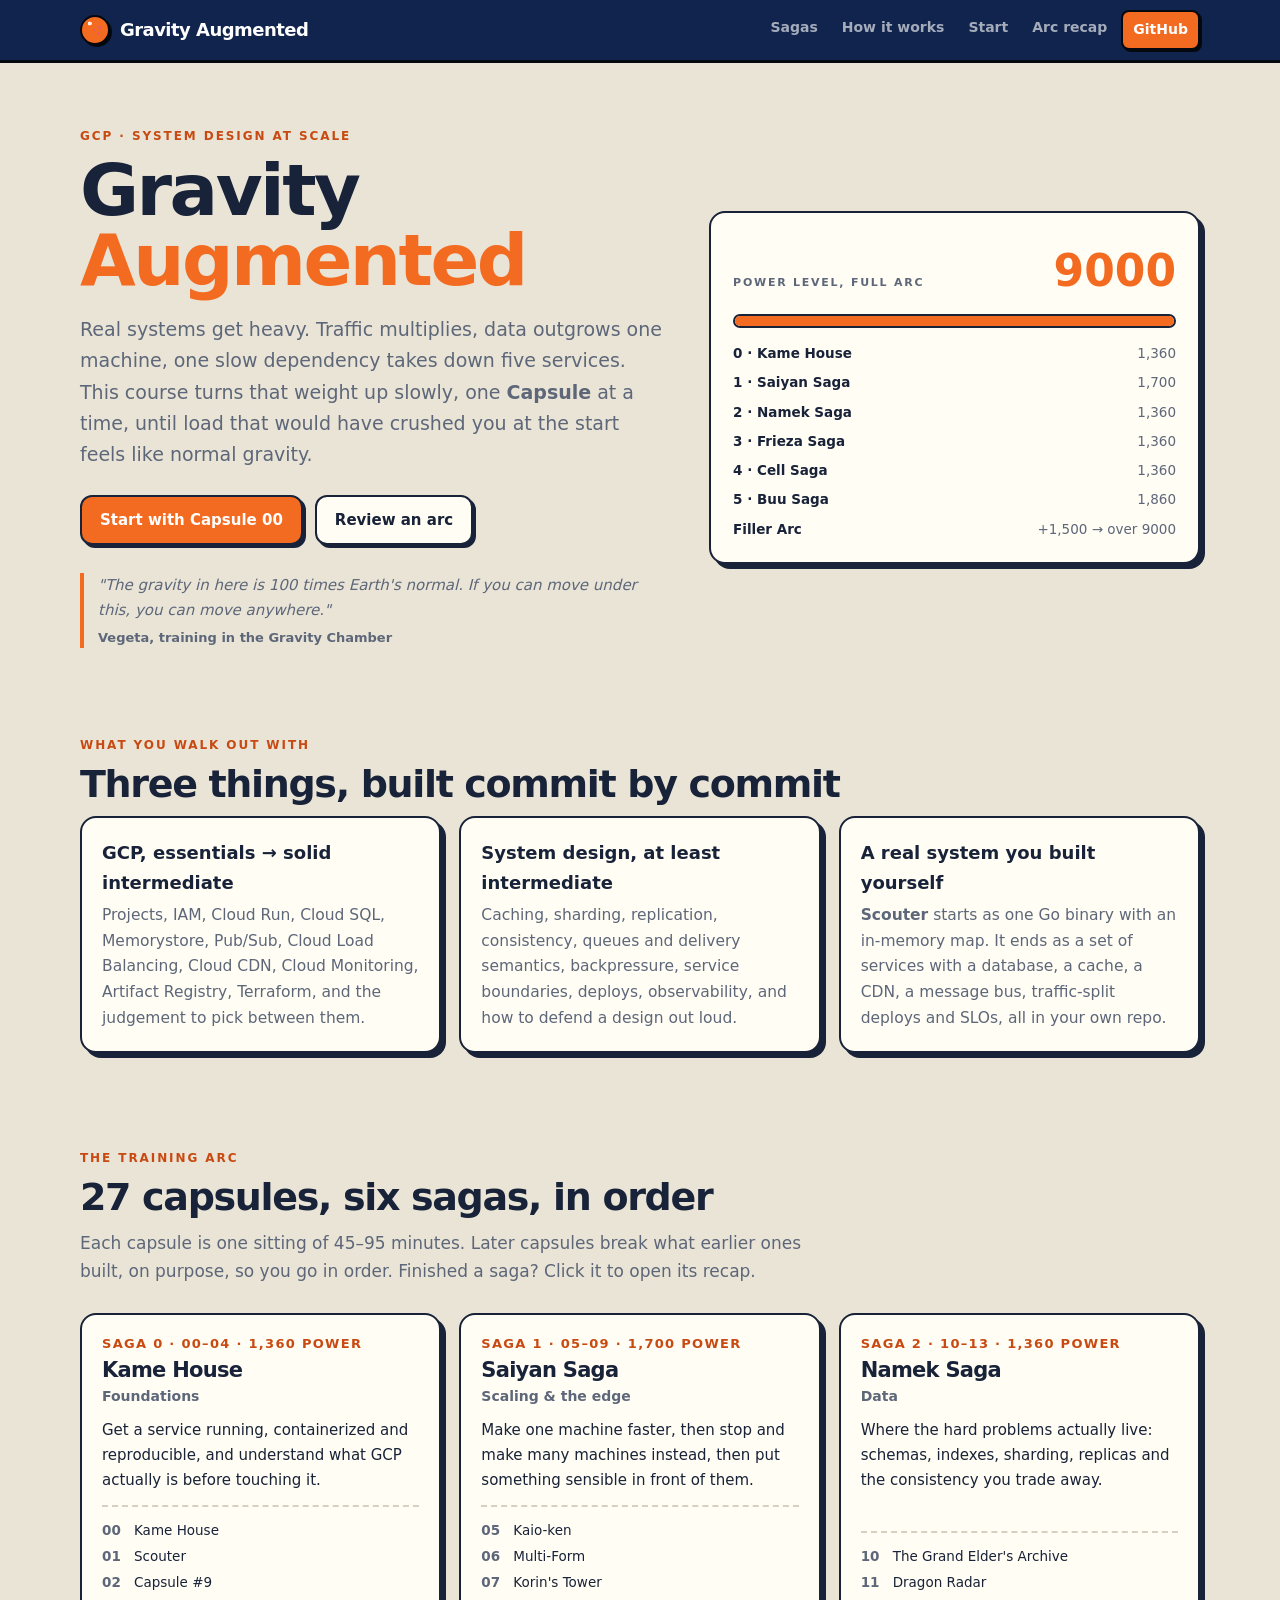
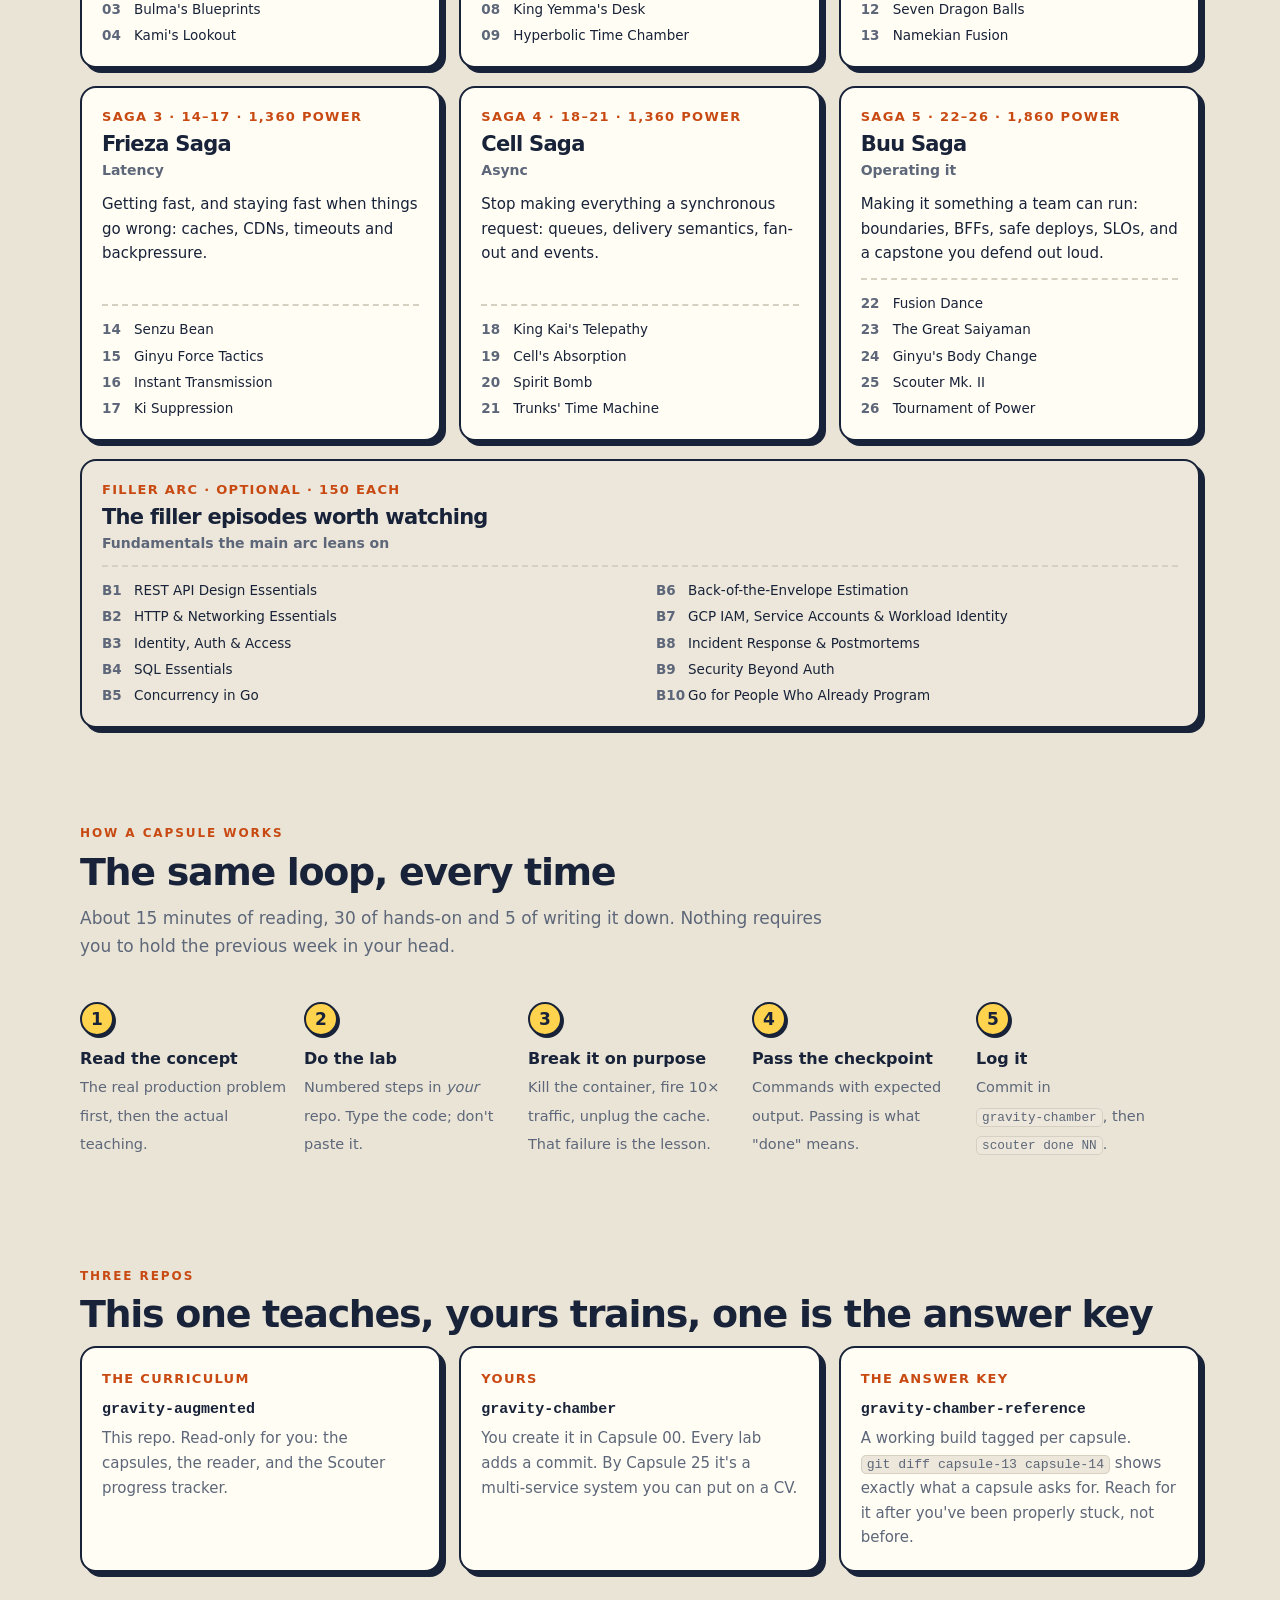
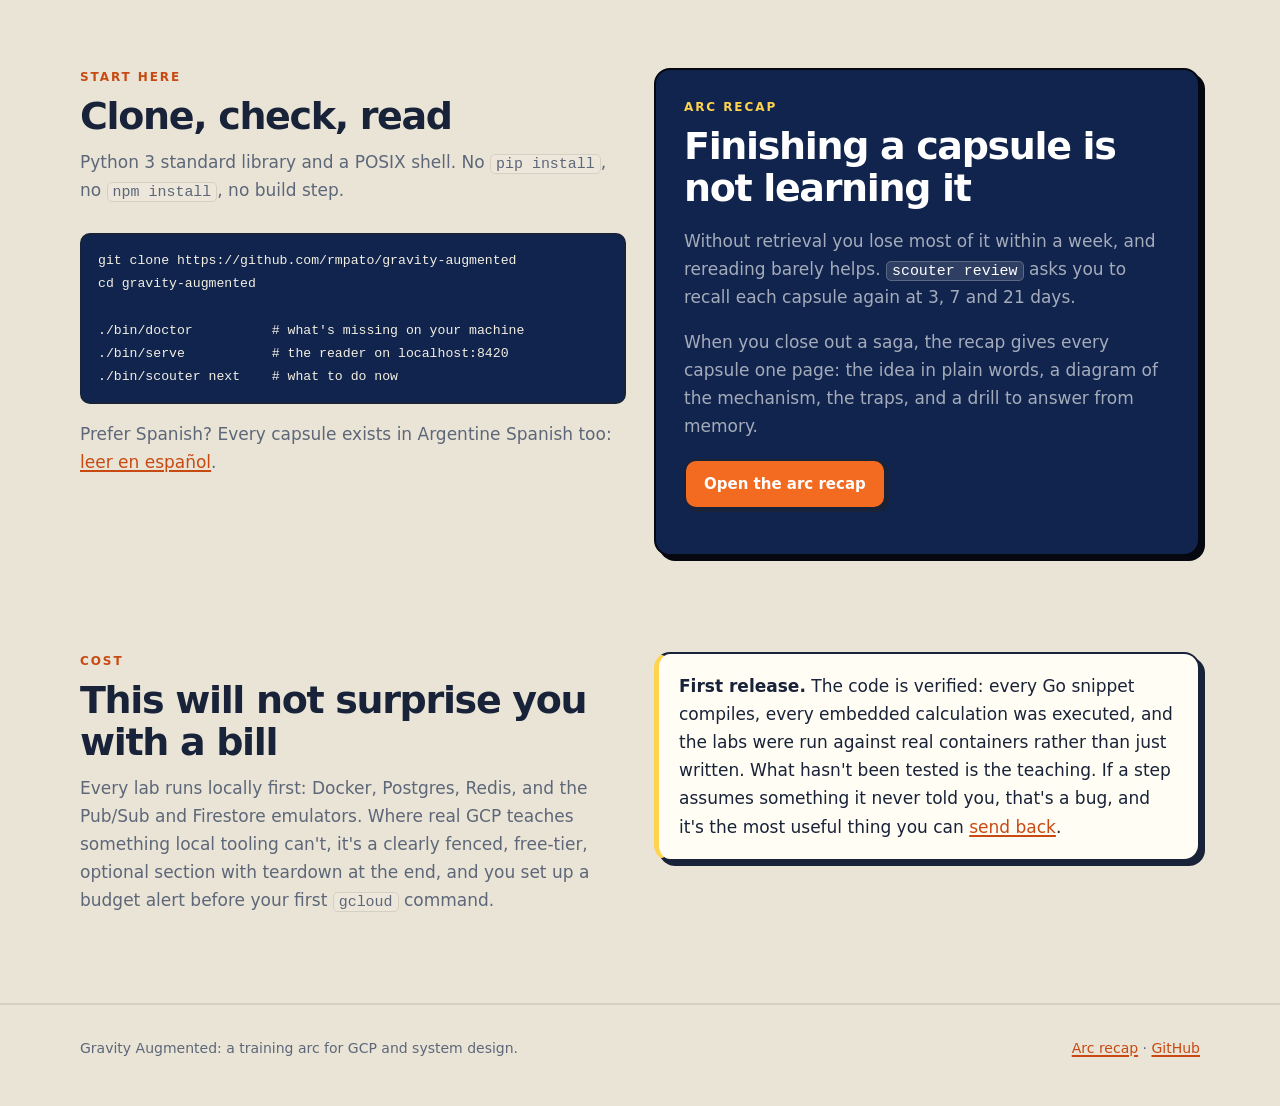
<file: site/index.html>
<!doctype html>
<html lang="en">
<head>
  <meta charset="utf-8">
  <meta name="viewport" content="width=device-width, initial-scale=1">
  <title>Gravity Augmented</title>
  <meta name="description" content="A hands-on training arc for Google Cloud and system design at scale. 27 capsules, local-first, in English and Spanish.">
  <meta property="og:title" content="Gravity Augmented">
  <meta property="og:description" content="A hands-on training arc for Google Cloud and system design at scale.">
  <link rel="stylesheet" href="assets/site.css">
  <link rel="icon" href="data:image/svg+xml,<svg xmlns='http://www.w3.org/2000/svg' viewBox='0 0 32 32'><circle cx='16' cy='16' r='14' fill='%23f36b21' stroke='%23182238' stroke-width='3'/><circle cx='16' cy='16' r='3' fill='%23ef5b5b'/></svg>">
  <style>.mute { color: var(--muted); }</style>
</head>
<body>
  <header class="topbar">
    <div class="wrap">
      <a class="brand" href="index.html"><span class="seal"></span>Gravity Augmented</a>
      <nav class="topnav">
        <a href="#sagas">Sagas</a>
        <a href="#how">How it works</a>
        <a href="#start">Start</a>
        <a href="recap/">Arc recap</a>
        <a class="cta" href="https://github.com/rmpato/gravity-augmented">GitHub</a>
      </nav>
    </div>
  </header>

  <main>
    <section class="hero">
      <div class="wrap hero-grid">
        <div>
          <p class="eyebrow">GCP · system design at scale</p>
          <h1 class="display">Gravity <span>Augmented</span></h1>
          <p class="lede">Real systems get heavy. Traffic multiplies, data outgrows one machine, one slow dependency takes
            down five services. This course turns that weight up slowly, one <b>Capsule</b> at a time, until load that
            would have crushed you at the start feels like normal gravity.</p>
          <div class="actions">
            <a class="btn primary" href="https://github.com/rmpato/gravity-augmented/blob/main/capsules/00-kame-house-setup/README.md">Start with Capsule 00</a>
            <a class="btn" href="recap/">Review an arc</a>
          </div>
          <p class="quote">"The gravity in here is 100 times Earth's normal. If you can move under this, you can move anywhere."
            <cite>Vegeta, training in the Gravity Chamber</cite></p>
        </div>

        <div class="card scouter-card" aria-label="How power level adds up across the sagas">
          <div class="row"><span class="label">Power level, full arc</span><span class="value">9000</span></div>
          <div class="meter"><i style="width:100%"></i></div>
          <ul class="saga-bars">
            <li><b>0 · Kame House</b><span>1,360</span></li>
            <li><b>1 · Saiyan Saga</b><span>1,700</span></li>
            <li><b>2 · Namek Saga</b><span>1,360</span></li>
            <li><b>3 · Frieza Saga</b><span>1,360</span></li>
            <li><b>4 · Cell Saga</b><span>1,360</span></li>
            <li><b>5 · Buu Saga</b><span>1,860</span></li>
            <li><b>Filler Arc</b><span>+1,500 → over 9000</span></li>
          </ul>
        </div>
      </div>
    </section>

    <section class="block">
      <div class="wrap">
        <p class="eyebrow">What you walk out with</p>
        <h2 class="display">Three things, built commit by commit</h2>
        <div class="outcomes">
          <div class="card">
            <h3>GCP, essentials → solid intermediate</h3>
            <p>Projects, IAM, Cloud Run, Cloud SQL, Memorystore, Pub/Sub, Cloud Load Balancing, Cloud CDN, Cloud
              Monitoring, Artifact Registry, Terraform, and the judgement to pick between them.</p>
          </div>
          <div class="card">
            <h3>System design, at least intermediate</h3>
            <p>Caching, sharding, replication, consistency, queues and delivery semantics, backpressure, service
              boundaries, deploys, observability, and how to defend a design out loud.</p>
          </div>
          <div class="card">
            <h3>A real system you built yourself</h3>
            <p><b>Scouter</b> starts as one Go binary with an in-memory map. It ends as a set of services with a database,
              a cache, a CDN, a message bus, traffic-split deploys and SLOs, all in your own repo.</p>
          </div>
        </div>
      </div>
    </section>

    <section class="block" id="sagas">
      <div class="wrap">
        <p class="eyebrow">The training arc</p>
        <h2 class="display">27 capsules, six sagas, in order</h2>
        <p class="sub">Each capsule is one sitting of 45–95 minutes. Later capsules break what earlier ones built, on purpose,
          so you go in order. Finished a saga? Click it to open its recap.</p>
        <div class="saga-grid">
      <a class="card saga-card" href="recap/#/saga/0">
        <span class="num">Saga 0 · 00–04 · 1,360 power</span>
        <h3 class="display">Kame House</h3>
        <p class="theme">Foundations</p>
        <p>Get a service running, containerized and reproducible, and understand what GCP actually is before touching it.</p>
        <ul><li><b>00</b>Kame House</li><li><b>01</b>Scouter</li><li><b>02</b>Capsule #9</li><li><b>03</b>Bulma&#x27;s Blueprints</li><li><b>04</b>Kami&#x27;s Lookout</li></ul>
      </a>
      <a class="card saga-card" href="recap/#/saga/1">
        <span class="num">Saga 1 · 05–09 · 1,700 power</span>
        <h3 class="display">Saiyan Saga</h3>
        <p class="theme">Scaling & the edge</p>
        <p>Make one machine faster, then stop and make many machines instead, then put something sensible in front of them.</p>
        <ul><li><b>05</b>Kaio-ken</li><li><b>06</b>Multi-Form</li><li><b>07</b>Korin&#x27;s Tower</li><li><b>08</b>King Yemma&#x27;s Desk</li><li><b>09</b>Hyperbolic Time Chamber</li></ul>
      </a>
      <a class="card saga-card" href="recap/#/saga/2">
        <span class="num">Saga 2 · 10–13 · 1,360 power</span>
        <h3 class="display">Namek Saga</h3>
        <p class="theme">Data</p>
        <p>Where the hard problems actually live: schemas, indexes, sharding, replicas and the consistency you trade away.</p>
        <ul><li><b>10</b>The Grand Elder&#x27;s Archive</li><li><b>11</b>Dragon Radar</li><li><b>12</b>Seven Dragon Balls</li><li><b>13</b>Namekian Fusion</li></ul>
      </a>
      <a class="card saga-card" href="recap/#/saga/3">
        <span class="num">Saga 3 · 14–17 · 1,360 power</span>
        <h3 class="display">Frieza Saga</h3>
        <p class="theme">Latency</p>
        <p>Getting fast, and staying fast when things go wrong: caches, CDNs, timeouts and backpressure.</p>
        <ul><li><b>14</b>Senzu Bean</li><li><b>15</b>Ginyu Force Tactics</li><li><b>16</b>Instant Transmission</li><li><b>17</b>Ki Suppression</li></ul>
      </a>
      <a class="card saga-card" href="recap/#/saga/4">
        <span class="num">Saga 4 · 18–21 · 1,360 power</span>
        <h3 class="display">Cell Saga</h3>
        <p class="theme">Async</p>
        <p>Stop making everything a synchronous request: queues, delivery semantics, fan-out and events.</p>
        <ul><li><b>18</b>King Kai&#x27;s Telepathy</li><li><b>19</b>Cell&#x27;s Absorption</li><li><b>20</b>Spirit Bomb</li><li><b>21</b>Trunks&#x27; Time Machine</li></ul>
      </a>
      <a class="card saga-card" href="recap/#/saga/5">
        <span class="num">Saga 5 · 22–26 · 1,860 power</span>
        <h3 class="display">Buu Saga</h3>
        <p class="theme">Operating it</p>
        <p>Making it something a team can run: boundaries, BFFs, safe deploys, SLOs, and a capstone you defend out loud.</p>
        <ul><li><b>22</b>Fusion Dance</li><li><b>23</b>The Great Saiyaman</li><li><b>24</b>Ginyu&#x27;s Body Change</li><li><b>25</b>Scouter Mk. II</li><li><b>26</b>Tournament of Power</li></ul>
      </a>
      <div class="card saga-card filler">
        <span class="num">Filler Arc · optional · 150 each</span>
        <h3 class="display">The filler episodes worth watching</h3>
        <p class="theme">Fundamentals the main arc leans on</p>
        <ul><li><b>B1</b>REST API Design Essentials</li><li><b>B2</b>HTTP &amp; Networking Essentials</li><li><b>B3</b>Identity, Auth &amp; Access</li><li><b>B4</b>SQL Essentials</li><li><b>B5</b>Concurrency in Go</li><li><b>B6</b>Back-of-the-Envelope Estimation</li><li><b>B7</b>GCP IAM, Service Accounts &amp; Workload Identity</li><li><b>B8</b>Incident Response &amp; Postmortems</li><li><b>B9</b>Security Beyond Auth</li><li><b>B10</b>Go for People Who Already Program</li></ul>
      </div>
        </div>
      </div>
    </section>

    <section class="block" id="how">
      <div class="wrap">
        <p class="eyebrow">How a capsule works</p>
        <h2 class="display">The same loop, every time</h2>
        <p class="sub">About 15 minutes of reading, 30 of hands-on and 5 of writing it down. Nothing requires you to hold the
          previous week in your head.</p>
        <ol class="steps">
          <li><b>Read the concept</b><span>The real production problem first, then the actual teaching.</span></li>
          <li><b>Do the lab</b><span>Numbered steps in <em>your</em> repo. Type the code; don't paste it.</span></li>
          <li><b>Break it on purpose</b><span>Kill the container, fire 10× traffic, unplug the cache. That failure is the lesson.</span></li>
          <li><b>Pass the checkpoint</b><span>Commands with expected output. Passing is what "done" means.</span></li>
          <li><b>Log it</b><span>Commit in <code>gravity-chamber</code>, then <code>scouter done NN</code>.</span></li>
        </ol>
      </div>
    </section>

    <section class="block">
      <div class="wrap">
        <p class="eyebrow">Three repos</p>
        <h2 class="display">This one teaches, yours trains, one is the answer key</h2>
        <div class="repos">
          <div class="card">
            <p class="who">The curriculum</p>
            <h3>gravity-augmented</h3>
            <p>This repo. Read-only for you: the capsules, the reader, and the Scouter progress tracker.</p>
          </div>
          <div class="card">
            <p class="who">Yours</p>
            <h3>gravity-chamber</h3>
            <p>You create it in Capsule 00. Every lab adds a commit. By Capsule 25 it's a multi-service system you can put on a CV.</p>
          </div>
          <div class="card">
            <p class="who">The answer key</p>
            <h3>gravity-chamber-reference</h3>
            <p>A working build tagged per capsule. <code>git diff capsule-13 capsule-14</code> shows exactly what a capsule asks
              for. Reach for it after you've been properly stuck, not before.</p>
          </div>
        </div>
      </div>
    </section>

    <section class="block" id="start">
      <div class="wrap two-col">
        <div>
          <p class="eyebrow">Start here</p>
          <h2 class="display">Clone, check, read</h2>
          <p class="sub">Python 3 standard library and a POSIX shell. No <code>pip install</code>, no <code>npm install</code>, no build step.</p>
<pre><code>git clone https://github.com/rmpato/gravity-augmented
cd gravity-augmented

./bin/doctor          # what's missing on your machine
./bin/serve           # the reader on localhost:8420
./bin/scouter next    # what to do now</code></pre>
          <p style="margin-top:16px;color:var(--muted)">Prefer Spanish? Every capsule exists in Argentine Spanish too:
            <a href="https://github.com/rmpato/gravity-augmented/blob/main/es/README.md">leer en español</a>.</p>
        </div>
        <div class="card recap-cta">
          <p class="eyebrow">Arc recap</p>
          <h2 class="display">Finishing a capsule is not learning it</h2>
          <p>Without retrieval you lose most of it within a week, and rereading barely helps. <code>scouter review</code> asks you
            to recall each capsule again at 3, 7 and 21 days.</p>
          <p>When you close out a saga, the recap gives every capsule one page: the idea in plain words, a diagram of the
            mechanism, the traps, and a drill to answer from memory.</p>
          <p style="margin-top:18px"><a class="btn primary" href="recap/">Open the arc recap</a></p>
        </div>
      </div>
    </section>

    <section class="block">
      <div class="wrap two-col">
        <div>
          <p class="eyebrow">Cost</p>
          <h2 class="display">This will not surprise you with a bill</h2>
          <p class="sub" style="margin-bottom:0">Every lab runs locally first: Docker, Postgres, Redis, and the Pub/Sub and
            Firestore emulators. Where real GCP teaches something local tooling can't, it's a clearly fenced, free-tier,
            optional section with teardown at the end, and you set up a budget alert before your first <code>gcloud</code>
            command.</p>
        </div>
        <div class="card note">
          <p><b>First release.</b> The code is verified: every Go snippet compiles, every embedded calculation was executed, and
            the labs were run against real containers rather than just written. What hasn't been tested is the teaching. If a
            step assumes something it never told you, that's a bug, and it's the most useful thing you can
            <a href="https://github.com/rmpato/gravity-augmented/issues">send back</a>.</p>
        </div>
      </div>
    </section>
  </main>

  <footer class="footer">
    <div class="wrap">
      <span>Gravity Augmented: a training arc for GCP and system design.</span>
      <span><a href="recap/">Arc recap</a> · <a href="https://github.com/rmpato/gravity-augmented">GitHub</a></span>
    </div>
  </footer>
</body>
</html>
</file>
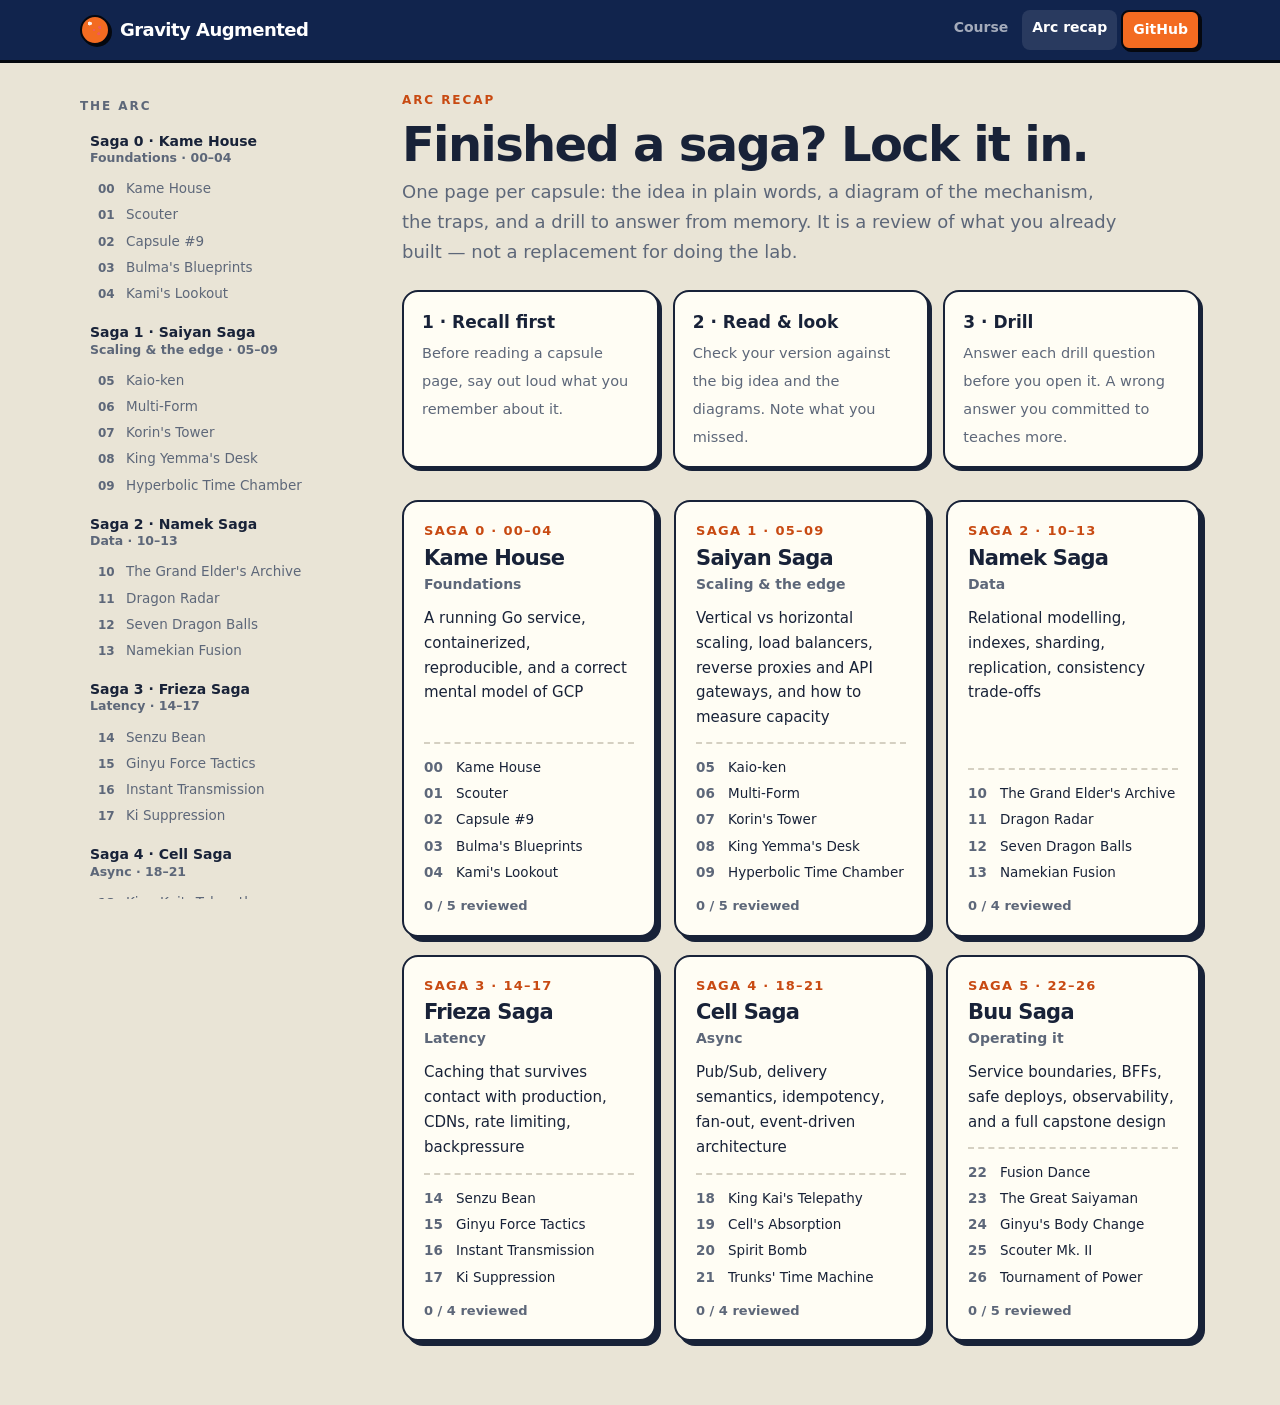
<file: site/recap/index.html>
<!doctype html>
<html lang="en">
<head>
  <meta charset="utf-8">
  <meta name="viewport" content="width=device-width, initial-scale=1">
  <title>Arc Recap · Gravity Augmented</title>
  <meta name="description" content="Capsule-by-capsule review of Gravity Augmented: the idea in plain words, a diagram, the traps, and a drill.">
  <link rel="stylesheet" href="../assets/site.css">
  <link rel="icon" href="data:image/svg+xml,<svg xmlns='http://www.w3.org/2000/svg' viewBox='0 0 32 32'><circle cx='16' cy='16' r='14' fill='%23f36b21' stroke='%23182238' stroke-width='3'/><circle cx='16' cy='16' r='3' fill='%23ef5b5b'/></svg>">
</head>
<body>
  <!-- Shared arrowheads for every recap diagram (.wire uses url(#ga-arrow)). -->
  <svg class="ga-defs" aria-hidden="true" focusable="false">
    <defs>
      <marker id="ga-arrow" viewBox="0 0 10 10" refX="9" refY="5" markerWidth="7" markerHeight="7" orient="auto-start-reverse"><path class="mk-ink" d="M0 0 L10 5 L0 10 z"/></marker>
      <marker id="ga-arrow-soft" viewBox="0 0 10 10" refX="9" refY="5" markerWidth="7" markerHeight="7" orient="auto-start-reverse"><path class="mk-soft" d="M0 0 L10 5 L0 10 z"/></marker>
      <marker id="ga-arrow-bad" viewBox="0 0 10 10" refX="9" refY="5" markerWidth="7" markerHeight="7" orient="auto-start-reverse"><path class="mk-bad" d="M0 0 L10 5 L0 10 z"/></marker>
      <marker id="ga-arrow-good" viewBox="0 0 10 10" refX="9" refY="5" markerWidth="7" markerHeight="7" orient="auto-start-reverse"><path class="mk-good" d="M0 0 L10 5 L0 10 z"/></marker>
    </defs>
  </svg>

  <header class="topbar">
    <div class="wrap">
      <a class="brand" href="../index.html"><span class="seal"></span>Gravity Augmented</a>
      <nav class="topnav">
        <a href="../index.html">Course</a>
        <a href="#/" aria-current="page">Arc recap</a>
        <a class="cta" href="https://github.com/rmpato/gravity-augmented">GitHub</a>
      </nav>
    </div>
  </header>

  <div class="wrap recap-shell">
    <button class="btn menu-toggle" id="menu-toggle" type="button">☰ Capsules</button>
    <aside class="side" id="side"></aside>
    <main id="main"></main>
  </div>

  <noscript><div class="wrap"><p class="card empty">The recap needs JavaScript to render.</p></div></noscript>

  <script src="data/course.js"></script>
  <script src="data/saga-0.js"></script>
  <script src="data/saga-1.js"></script>
  <script src="data/saga-2.js"></script>
  <script src="data/saga-3.js"></script>
  <script src="data/saga-4.js"></script>
  <script src="data/saga-5.js"></script>
  <script src="recap.js"></script>
</body>
</html>
</file>
<file: site/assets/site.css>
/* ===========================================================================
   Gravity Augmented — public site (GitHub Pages)
   Same "Capsule Manga" language as web/app.css: cream paper, hard ink
   borders, offset shadows. Self-contained: no build step, no web fonts
   required, works from file:// as well as from Pages.
   =========================================================================== */

:root {
    --orange: #f36b21;
    --orange-dark: #c84a12;
    --navy: #11244d;
    --canvas: #e9e4d6;
    --panel: #fffdf4;
    --ink: #182238;
    --muted: #5d6779;
    --border: #d5d0c2;
    --accent: #00a7c6;
    --energy: #ffd34e;
    --coral: #ef5b5b;
    --coral-dark: #c93636;
    --green: #2f9e58;

    /* soft fills used by diagrams and chips — text on them is always --ink */
    --hot-soft: #ffd9c2;
    --cool-soft: #c9eef5;
    --warn-soft: #fbd0d0;
    --ok-soft: #cdeccf;
    --energy-soft: #fff0b8;
    --dim-soft: #ece7da;

    --on-navy: #ffffff;
    --on-navy-muted: rgba(255, 255, 255, 0.62);
    --shadow-ink: 3px 3px 0 var(--ink);
    --shadow-shell: 5px 5px 0 var(--ink);

    --sans: "Nunito Sans", ui-sans-serif, system-ui, -apple-system, "Segoe UI", sans-serif;
    --display: "Space Grotesk", var(--sans);
    --mono: ui-monospace, "SF Mono", SFMono-Regular, Menlo, Monaco, "Roboto Mono", monospace;
}

@media (prefers-color-scheme: dark) {
    :root:not([data-theme="light"]) {
        --orange: #ff8a45;
        --orange-dark: #ffa46b;
        --navy: #0b1630;
        --canvas: #121826;
        --panel: #1b2335;
        --ink: #ece6d6;
        --muted: #a3acbd;
        --border: #34405a;
        --accent: #3fd0ea;
        --energy: #ffd34e;
        --coral: #ff7a7a;
        --coral-dark: #ff9b9b;
        --green: #5fcf86;
        --hot-soft: #5a3420;
        --cool-soft: #183f4a;
        --warn-soft: #5a2629;
        --ok-soft: #1f4a2e;
        --energy-soft: #4d4219;
        --dim-soft: #262f44;
        --shadow-ink: 3px 3px 0 #05080f;
        --shadow-shell: 5px 5px 0 #05080f;
    }
}
:root[data-theme="dark"] {
    --orange: #ff8a45; --orange-dark: #ffa46b; --navy: #0b1630; --canvas: #121826;
    --panel: #1b2335; --ink: #ece6d6; --muted: #a3acbd; --border: #34405a;
    --accent: #3fd0ea; --energy: #ffd34e; --coral: #ff7a7a; --coral-dark: #ff9b9b;
    --green: #5fcf86; --hot-soft: #5a3420; --cool-soft: #183f4a; --warn-soft: #5a2629;
    --ok-soft: #1f4a2e; --energy-soft: #4d4219; --dim-soft: #262f44;
    --shadow-ink: 3px 3px 0 #05080f; --shadow-shell: 5px 5px 0 #05080f;
}

/* --- base ---------------------------------------------------------------- */

*, *::before, *::after { box-sizing: border-box; }
html { scroll-behavior: smooth; -webkit-text-size-adjust: 100%; }
body {
    margin: 0;
    font-family: var(--sans);
    font-size: 17px;
    line-height: 1.65;
    color: var(--ink);
    background: var(--canvas);
    -webkit-font-smoothing: antialiased;
}
img, svg { max-width: 100%; }
code, pre, .mono { font-family: var(--mono); font-size: 0.88em; }
:not(pre) > code {
    padding: 1px 5px;
    border-radius: 5px;
    background: var(--dim-soft);
    border: 1px solid var(--border);
    white-space: nowrap;
}
pre {
    margin: 0;
    padding: 14px 16px;
    overflow-x: auto;
    border: 2px solid var(--ink);
    border-radius: 10px;
    background: var(--navy);
    color: #f3efe2;
    line-height: 1.55;
}
a { color: var(--orange-dark); text-decoration-thickness: 2px; text-underline-offset: 2px; }
a:hover { color: var(--ink); }
::selection { background: var(--energy); color: #182238; }
:focus-visible { outline: 3px solid var(--accent); outline-offset: 2px; }

.display { font-family: var(--display); letter-spacing: -0.035em; }
.wrap { width: min(1120px, 100% - 32px); margin-inline: auto; }
.eyebrow {
    margin: 0 0 8px;
    font-size: 12px;
    font-weight: 800;
    letter-spacing: 0.16em;
    text-transform: uppercase;
    color: var(--orange-dark);
}

/* --- top bar ------------------------------------------------------------- */

.topbar {
    position: sticky;
    top: 0;
    z-index: 20;
    background: var(--navy);
    border-bottom: 3px solid #05080f;
    color: var(--on-navy);
}
.topbar .wrap {
    display: flex;
    align-items: center;
    gap: 16px;
    min-height: 60px;
}
.brand {
    display: flex;
    align-items: center;
    gap: 10px;
    color: inherit;
    text-decoration: none;
    font-family: var(--display);
    font-weight: 800;
    font-size: 18px;
    letter-spacing: -0.03em;
    white-space: nowrap;
}
.brand:hover { color: var(--energy); }
.seal {
    flex: none;
    width: 30px;
    height: 30px;
    border: 2px solid #05080f;
    border-radius: 999px;
    background:
        radial-gradient(circle at 30% 25%, rgba(255,255,255,.9) 0 7%, transparent 8%),
        radial-gradient(circle at 65% 65%, #ef5b5b 0 6%, transparent 7%),
        radial-gradient(circle at 46% 50%, #ef5b5b 0 6%, transparent 7%),
        radial-gradient(circle at 68% 40%, #ef5b5b 0 6%, transparent 7%),
        #f36b21;
    box-shadow: 2px 2px 0 #05080f;
}
.topnav { display: flex; gap: 4px; margin-left: auto; flex-wrap: wrap; justify-content: flex-end; }
.topnav a {
    padding: 6px 10px;
    border-radius: 8px;
    color: var(--on-navy-muted);
    font-size: 14px;
    font-weight: 700;
    text-decoration: none;
}
.topnav a:hover, .topnav a[aria-current="page"] { color: var(--on-navy); background: rgba(255,255,255,.1); }
.topnav a.cta { background: var(--orange); color: #fff; border: 2px solid #05080f; box-shadow: 2px 2px 0 #05080f; }
.topnav a.cta:hover { background: #ff7c33; }

/* --- buttons, chips, cards ------------------------------------------------ */

.btn {
    display: inline-flex;
    align-items: center;
    gap: 8px;
    padding: 11px 18px;
    border: 2px solid var(--ink);
    border-radius: 12px;
    background: var(--panel);
    color: var(--ink);
    font: inherit;
    font-weight: 800;
    font-size: 15px;
    text-decoration: none;
    box-shadow: var(--shadow-ink);
    cursor: pointer;
    transition: transform .1s, box-shadow .1s;
}
.btn:hover { color: var(--ink); transform: translate(-1px, -1px); box-shadow: 4px 4px 0 var(--ink); }
.btn:active { transform: translate(2px, 2px); box-shadow: 1px 1px 0 var(--ink); }
.btn.primary { background: var(--orange); color: #fff; }
.btn.primary:hover { color: #fff; }

.chip {
    display: inline-block;
    padding: 2px 9px;
    border: 1.5px solid var(--ink);
    border-radius: 999px;
    background: var(--energy-soft);
    font-size: 12px;
    font-weight: 800;
    letter-spacing: 0.02em;
    white-space: nowrap;
}

.card {
    border: 2px solid var(--ink);
    border-radius: 16px;
    background: var(--panel);
    box-shadow: var(--shadow-shell);
}

/* --- landing --------------------------------------------------------------- */

.hero { padding: 64px 0 40px; }
.hero-grid { display: grid; grid-template-columns: 1.2fr 1fr; gap: 40px; align-items: center; }
.hero h1 {
    margin: 0 0 18px;
    font-size: clamp(40px, 7vw, 72px);
    line-height: 0.98;
    font-weight: 800;
}
.hero h1 span { color: var(--orange); display: block; }
.hero .lede { margin: 0 0 24px; font-size: 19px; color: var(--muted); max-width: 34em; }
.hero .actions { display: flex; flex-wrap: wrap; gap: 12px; }
.quote {
    margin: 28px 0 0;
    padding-left: 14px;
    border-left: 4px solid var(--orange);
    color: var(--muted);
    font-style: italic;
    font-size: 15px;
}
.quote cite { display: block; font-style: normal; font-weight: 700; margin-top: 4px; font-size: 13px; }

.scouter-card { padding: 22px; }
.scouter-card .row { display: flex; justify-content: space-between; align-items: baseline; gap: 12px; }
.scouter-card .label { font-size: 11px; font-weight: 800; letter-spacing: .16em; text-transform: uppercase; color: var(--muted); }
.scouter-card .value { font-family: var(--display); font-size: 44px; font-weight: 800; color: var(--orange); font-variant-numeric: tabular-nums; }
.meter { height: 14px; border: 2px solid var(--ink); border-radius: 999px; background: var(--dim-soft); overflow: hidden; margin: 6px 0 14px; }
.meter i { display: block; height: 100%; background: var(--orange); }
.saga-bars { display: grid; gap: 7px; margin: 0; padding: 0; list-style: none; font-size: 13.5px; }
.saga-bars li { display: grid; grid-template-columns: 1fr auto; gap: 10px; }
.saga-bars b { font-weight: 800; }
.saga-bars span { color: var(--muted); font-variant-numeric: tabular-nums; }

section.block { padding: 48px 0; }
section.block h2 { margin: 0 0 10px; font-size: clamp(28px, 4vw, 38px); line-height: 1.1; font-weight: 800; }
section.block .sub { margin: 0 0 28px; color: var(--muted); max-width: 44em; }

.outcomes { display: grid; grid-template-columns: repeat(3, 1fr); gap: 18px; }
.outcomes .card { padding: 20px; }
.outcomes h3 { margin: 0 0 6px; font-size: 18px; }
.outcomes p { margin: 0; color: var(--muted); font-size: 15.5px; }

.saga-grid { display: grid; grid-template-columns: repeat(3, 1fr); gap: 18px; }
.saga-card { display: flex; flex-direction: column; padding: 18px 20px; text-decoration: none; color: inherit; transition: transform .12s, box-shadow .12s; }
a.saga-card:hover { color: inherit; transform: translate(-2px, -2px); box-shadow: 7px 7px 0 var(--ink); }
.saga-card .num { font-family: var(--display); font-weight: 800; font-size: 13px; letter-spacing: .1em; text-transform: uppercase; color: var(--orange-dark); }
.saga-card h3 { margin: 4px 0 2px; font-size: 21px; line-height: 1.2; }
.saga-card .theme { margin: 0 0 10px; font-weight: 700; color: var(--muted); font-size: 14px; }
.saga-card p { margin: 0 0 12px; font-size: 15px; }
.saga-card ul { margin: auto 0 0; padding: 10px 0 0; list-style: none; border-top: 2px dashed var(--border); font-size: 13.5px; }
.saga-card li { display: flex; gap: 8px; padding: 2px 0; }
.saga-card li b { flex: none; width: 24px; color: var(--muted); font-variant-numeric: tabular-nums; }
.saga-card.filler { background: var(--dim-soft); grid-column: 1 / -1; }
.saga-card.filler ul { columns: 2; column-gap: 32px; }
.saga-card.filler li { break-inside: avoid; }

.steps { display: grid; grid-template-columns: repeat(5, 1fr); gap: 0; counter-reset: step; }
.steps li { list-style: none; position: relative; padding: 14px 14px 14px 0; }
.steps li::before {
    counter-increment: step;
    content: counter(step);
    display: grid; place-items: center;
    width: 34px; height: 34px; margin-bottom: 10px;
    border: 2px solid var(--ink); border-radius: 999px;
    background: var(--energy); color: #182238;
    font-weight: 800; box-shadow: 2px 2px 0 var(--ink);
}
.steps b { display: block; font-size: 16px; }
.steps span { color: var(--muted); font-size: 14.5px; }
.steps { padding: 0; margin: 0; }

.repos { display: grid; grid-template-columns: repeat(3, 1fr); gap: 18px; }
.repos .card { padding: 20px; }
.repos h3 { margin: 0 0 4px; font-family: var(--mono); font-size: 15px; }
.repos .who { margin: 0 0 8px; font-weight: 800; font-size: 13px; letter-spacing: .1em; text-transform: uppercase; color: var(--orange-dark); }
.repos p { margin: 0; font-size: 15px; color: var(--muted); }

.two-col { display: grid; grid-template-columns: 1fr 1fr; gap: 28px; align-items: start; }
.recap-cta { padding: 28px; background: var(--navy); color: var(--on-navy); border-color: #05080f; box-shadow: 5px 5px 0 #05080f; }
.recap-cta h2 { color: var(--on-navy); }
.recap-cta p { color: var(--on-navy-muted); }
.recap-cta .eyebrow { color: var(--energy); }
.recap-cta code { background: rgba(255,255,255,.12); border-color: rgba(255,255,255,.22); color: #fff; }

.note { padding: 18px 20px; border-left: 5px solid var(--energy); }
.note p { margin: 0; }

.footer { padding: 32px 0 48px; color: var(--muted); font-size: 14px; border-top: 2px solid var(--border); margin-top: 40px; }
.footer .wrap { display: flex; flex-wrap: wrap; gap: 16px; justify-content: space-between; }

/* --- recap: layout ---------------------------------------------------------- */

.recap-shell { display: grid; grid-template-columns: 290px minmax(0, 1fr); gap: 32px; padding: 28px 0 64px; }
.side {
    position: sticky; top: 76px; align-self: start;
    max-height: calc(100vh - 92px); overflow-y: auto;
    padding: 6px 4px 20px 0;
}
.side h2 { margin: 0 0 8px; font-size: 12px; letter-spacing: .16em; text-transform: uppercase; color: var(--muted); }
.side-saga { margin: 0 0 10px; }
.side-saga > a {
    display: block; padding: 7px 10px; border-radius: 10px;
    color: var(--ink); text-decoration: none; font-weight: 800; font-size: 14px; line-height: 1.3;
}
.side-saga > a small { display: block; font-weight: 600; color: var(--muted); font-size: 12.5px; }
.side-saga > a:hover { background: var(--dim-soft); }
.side-saga > a[aria-current="page"] { background: var(--panel); border: 2px solid var(--ink); box-shadow: 2px 2px 0 var(--ink); }
.side-saga ol { margin: 2px 0 0; padding: 0 0 0 10px; list-style: none; }
.side-saga ol a {
    display: flex; gap: 8px; align-items: baseline;
    padding: 4px 8px; border-radius: 8px;
    color: var(--muted); text-decoration: none; font-size: 13.5px; line-height: 1.35;
}
.side-saga ol a:hover { color: var(--ink); background: var(--dim-soft); }
.side-saga ol a[aria-current="page"] { color: #fff; background: var(--orange); font-weight: 700; }
.side-saga ol a b { flex: none; width: 20px; font-size: 12px; font-variant-numeric: tabular-nums; }
.side-saga ol a .tick { margin-left: auto; color: var(--green); font-weight: 800; }
.side-saga ol a[aria-current="page"] .tick { color: #fff; }

.menu-toggle { display: none; justify-self: start; }

/* --- recap: hub + saga pages ---------------------------------------------- */

.page-head { margin: 0 0 24px; }
.page-head h1 { margin: 0 0 8px; font-size: clamp(32px, 5vw, 48px); line-height: 1.05; font-weight: 800; }
.page-head .lede { margin: 0; color: var(--muted); font-size: 18px; max-width: 40em; }

.how { display: grid; grid-template-columns: repeat(3, 1fr); gap: 14px; margin: 0 0 32px; }
.how .card { padding: 16px 18px; box-shadow: var(--shadow-ink); }
.how b { display: block; margin-bottom: 2px; }
.how span { font-size: 14.5px; color: var(--muted); }

.cap-list { display: grid; gap: 14px; margin: 0; padding: 0; list-style: none; }
.cap-row { display: grid; grid-template-columns: 64px 1fr auto; gap: 16px; align-items: center; padding: 16px 18px; text-decoration: none; color: inherit; transition: transform .12s, box-shadow .12s; }
a.cap-row:hover { color: inherit; transform: translate(-2px, -2px); box-shadow: 7px 7px 0 var(--ink); }
.cap-row .id { display: grid; place-items: center; height: 56px; border: 2px solid var(--ink); border-radius: 12px; background: var(--energy); color: #182238; font-family: var(--display); font-weight: 800; font-size: 22px; }
.cap-row h3 { margin: 0; font-size: 19px; line-height: 1.25; }
.cap-row h3 small { display: block; font-size: 14.5px; font-weight: 700; color: var(--muted); }
.cap-row p { margin: 4px 0 0; font-size: 15px; }
.cap-row .state { font-size: 13px; font-weight: 800; color: var(--muted); white-space: nowrap; }
.cap-row .state.done { color: var(--green); }

.saga-thread { margin: 28px 0 0; padding: 18px 20px; }
.saga-thread h2 { margin: 0 0 8px; font-size: 20px; }
.saga-thread p { margin: 0; }

/* --- recap: capsule page --------------------------------------------------- */

.cap-head { margin: 0 0 28px; }
.cap-head .crumbs { margin: 0 0 10px; font-size: 14px; font-weight: 700; }
.cap-head .crumbs a { text-decoration: none; }
.cap-head h1 { margin: 0; font-size: clamp(30px, 5vw, 46px); line-height: 1.05; font-weight: 800; }
.cap-head h1 small { display: block; margin-top: 6px; font-size: 0.5em; color: var(--muted); letter-spacing: -0.02em; }
.cap-head .tagline { margin: 16px 0 0; font-size: 20px; line-height: 1.45; font-weight: 700; max-width: 36em; }

.r-section { margin: 0 0 36px; }
.r-section > h2 {
    display: flex; align-items: center; gap: 10px;
    margin: 0 0 14px; font-size: 22px; line-height: 1.2;
}
.r-section > h2::before {
    content: ""; flex: none; width: 14px; height: 14px;
    border: 2px solid var(--ink); border-radius: 999px; background: var(--orange);
}
.prose p { margin: 0 0 12px; }
.prose p:last-child { margin-bottom: 0; }
.prose ul { margin: 0 0 12px; padding-left: 22px; }

.built { padding: 16px 20px; background: var(--cool-soft); box-shadow: var(--shadow-ink); }
.built p { margin: 0; }

.figure { margin: 0 0 18px; padding: 18px 18px 14px; }
.figure h3 { margin: 0 0 10px; font-size: 16px; }
.figure figcaption { margin-top: 10px; font-size: 15px; color: var(--muted); }

.concepts { display: grid; grid-template-columns: repeat(2, 1fr); gap: 14px; }
.concept { padding: 16px 18px; box-shadow: var(--shadow-ink); }
.concept h3 { margin: 0 0 6px; font-size: 17px; line-height: 1.3; }
.concept p { margin: 0; font-size: 15.5px; }
.concept .why { margin-top: 8px; padding-top: 8px; border-top: 2px dashed var(--border); color: var(--muted); font-size: 14.5px; }
.concept .why b { color: var(--ink); }

.traps { display: grid; gap: 12px; }
.trap { display: grid; grid-template-columns: 1fr 1fr; overflow: hidden; box-shadow: var(--shadow-ink); }
.trap > div { padding: 14px 16px; font-size: 15.5px; }
.trap .myth { background: var(--warn-soft); border-right: 2px solid var(--ink); }
.trap .truth { background: var(--ok-soft); }
.trap .tag { display: block; margin-bottom: 4px; font-size: 11px; font-weight: 800; letter-spacing: .14em; text-transform: uppercase; }

.numbers { display: grid; grid-template-columns: repeat(auto-fit, minmax(170px, 1fr)); gap: 14px; }
.number { padding: 14px 16px; box-shadow: var(--shadow-ink); }
.number .v { font-family: var(--display); font-size: 28px; font-weight: 800; line-height: 1.1; color: var(--orange-dark); }
.number .l { font-weight: 800; font-size: 14.5px; margin-top: 4px; }
.number .n { color: var(--muted); font-size: 14px; margin-top: 2px; }

.gcp { width: 100%; border-collapse: separate; border-spacing: 0; border: 2px solid var(--ink); border-radius: 12px; overflow: hidden; background: var(--panel); font-size: 15.5px; }
.gcp th, .gcp td { padding: 10px 14px; text-align: left; vertical-align: top; border-bottom: 1px solid var(--border); }
.gcp tr:last-child td { border-bottom: 0; }
.gcp th { background: var(--navy); color: #fff; font-size: 12px; letter-spacing: .12em; text-transform: uppercase; }
.gcp td:first-child { font-weight: 800; white-space: nowrap; }

.takeaways { margin: 0; padding: 0; list-style: none; display: grid; gap: 8px; }
.takeaways li { position: relative; padding: 10px 14px 10px 42px; border: 2px solid var(--ink); border-radius: 12px; background: var(--panel); }
.takeaways li::before { content: "✓"; position: absolute; left: 12px; top: 9px; width: 20px; height: 20px; display: grid; place-items: center; border-radius: 999px; background: var(--green); color: #fff; font-size: 12px; font-weight: 800; }

.drill-note { margin: 0 0 14px; color: var(--muted); font-size: 15px; }
.drill { display: grid; gap: 10px; }
.drill details { border: 2px solid var(--ink); border-radius: 12px; background: var(--panel); }
.drill summary { cursor: pointer; padding: 13px 16px 13px 44px; position: relative; font-weight: 800; list-style: none; }
.drill summary::-webkit-details-marker { display: none; }
.drill summary::before { content: "?"; position: absolute; left: 12px; top: 12px; width: 22px; height: 22px; display: grid; place-items: center; border: 2px solid var(--ink); border-radius: 999px; background: var(--energy); color: #182238; font-size: 12px; }
.drill details[open] summary { border-bottom: 2px dashed var(--border); }
.drill details[open] summary::before { content: "!"; background: var(--orange); color: #fff; }
.drill .answer { padding: 12px 16px 14px; font-size: 15.5px; }
.drill .answer p { margin: 0 0 8px; }
.drill .answer p:last-child { margin: 0; }

.links-row { display: flex; flex-wrap: wrap; gap: 10px; }
.connects { display: grid; grid-template-columns: 1fr 1fr; gap: 14px; }
.connects .card { padding: 14px 16px; box-shadow: var(--shadow-ink); }
.connects h3 { margin: 0 0 6px; font-size: 13px; letter-spacing: .14em; text-transform: uppercase; color: var(--muted); }
.connects p { margin: 0; font-size: 15px; }

.pager { display: grid; grid-template-columns: 1fr 1fr; gap: 14px; margin-top: 40px; }
.pager a { padding: 14px 16px; text-decoration: none; color: inherit; box-shadow: var(--shadow-ink); }
.pager a:hover { color: inherit; transform: translate(-1px,-1px); box-shadow: 4px 4px 0 var(--ink); }
.pager small { display: block; color: var(--muted); font-weight: 800; font-size: 12px; letter-spacing: .12em; text-transform: uppercase; }
.pager b { font-size: 16px; }
.pager .next { text-align: right; grid-column: 2; }

.mark-row { display: flex; flex-wrap: wrap; align-items: center; gap: 12px; margin-top: 28px; padding-top: 20px; border-top: 2px dashed var(--border); }
.mark-row p { margin: 0; color: var(--muted); font-size: 14px; }
.btn.is-done { background: var(--ok-soft); }

.empty { padding: 28px; text-align: center; color: var(--muted); }

/* --- diagrams -------------------------------------------------------------
   Authoring contract for recap diagrams (inline SVG, viewBox width 640):
     rect.box[.hot|.cool|.warn|.ok|.dim|.energy]  — boxes, give rx="10"
     .zone                                       — dashed grouping region
     text (centred by default) [.sm|.xs|.b|.mute|.start|.end|.mono|.accent|.bad|.good]
     .wire[.dash|.bad|.good|.soft|.none]          — lines/paths with an arrowhead
     circle.dot[.hot|.bad|.good|.cool]            — small markers
   Colours come from the tokens above, so every diagram works in dark mode.
   -------------------------------------------------------------------------- */

.dg { display: block; width: 100%; height: auto; overflow: visible; }
.dg text { fill: var(--ink); font-family: var(--sans); font-size: 14px; font-weight: 700; text-anchor: middle; dominant-baseline: middle; }
.dg text.sm { font-size: 12.5px; font-weight: 600; }
.dg text.xs { font-size: 11px; font-weight: 600; }
.dg text.b { font-weight: 800; font-size: 15px; }
.dg text.mute { fill: var(--muted); }
.dg text.start { text-anchor: start; }
.dg text.end { text-anchor: end; }
.dg text.mono { font-family: var(--mono); font-weight: 500; }
.dg text.accent { fill: var(--orange-dark); }
.dg text.bad { fill: var(--coral-dark); }
/* .halo: label that sits over a line — paints a panel-coloured outline behind the glyphs */
.dg text.halo { paint-order: stroke; stroke: var(--panel); stroke-width: 5px; stroke-linejoin: round; }
.dg text.good { fill: var(--green); }
.dg .box { fill: var(--panel); stroke: var(--ink); stroke-width: 2; }
.dg .box.hot { fill: var(--hot-soft); }
.dg .box.cool { fill: var(--cool-soft); }
.dg .box.warn { fill: var(--warn-soft); }
.dg .box.ok { fill: var(--ok-soft); }
.dg .box.dim { fill: var(--dim-soft); stroke: var(--muted); }
.dg .box.energy { fill: var(--energy-soft); }
.dg .zone { fill: none; stroke: var(--muted); stroke-width: 1.5; stroke-dasharray: 5 5; }
.dg .wire { fill: none; stroke: var(--ink); stroke-width: 2; marker-end: url(#ga-arrow); }
.dg .wire.dash { stroke-dasharray: 6 5; }
.dg .wire.soft { stroke: var(--muted); marker-end: url(#ga-arrow-soft); }
.dg .wire.bad { stroke: var(--coral-dark); marker-end: url(#ga-arrow-bad); }
.dg .wire.good { stroke: var(--green); marker-end: url(#ga-arrow-good); }
.dg .wire.none { marker-end: none; }
.dg .dot { fill: var(--ink); }
.dg .dot.hot { fill: var(--orange); }
.dg .dot.bad { fill: var(--coral); }
.dg .dot.good { fill: var(--green); }
.dg .dot.cool { fill: var(--accent); }
.dg .fill-hot { fill: var(--orange); }
.dg .fill-cool { fill: var(--accent); }
.dg .fill-bad { fill: var(--coral); }
.dg .fill-good { fill: var(--green); }
.dg .fill-dim { fill: var(--dim-soft); }
.dg .axis { stroke: var(--muted); stroke-width: 1.5; fill: none; }
.dg .line { fill: none; stroke: var(--orange); stroke-width: 3; }
.dg .line.cool { stroke: var(--accent); }
.dg .line.bad { stroke: var(--coral); }
.dg .line.good { stroke: var(--green); }
.dg-scroll { overflow-x: auto; -webkit-overflow-scrolling: touch; }
.ga-defs { position: absolute; width: 0; height: 0; overflow: hidden; }
.mk-ink { fill: var(--ink); }
.mk-soft { fill: var(--muted); }
.mk-bad { fill: var(--coral-dark); }
.mk-good { fill: var(--green); }

/* --- responsive ------------------------------------------------------------ */

@media (max-width: 960px) {
    .hero-grid, .two-col { grid-template-columns: 1fr; }
    .saga-grid, .outcomes, .repos { grid-template-columns: 1fr 1fr; }
    .steps { grid-template-columns: 1fr 1fr; }
    .recap-shell { grid-template-columns: 1fr; gap: 12px; }
    .side { position: static; max-height: none; display: none; padding: 0; }
    .side.open { display: block; }
    .menu-toggle { display: inline-flex; }
}
@media (max-width: 640px) {
    body { font-size: 16px; }
    .hero { padding-top: 36px; }
    .saga-grid, .outcomes, .repos, .how, .concepts, .connects, .steps { grid-template-columns: 1fr; }
    .trap { grid-template-columns: 1fr; }
    .saga-card.filler ul { columns: 1; }
    .dg-scroll .dg { min-width: 540px; }
    .figure { padding: 14px 12px 12px; }
    .trap .myth { border-right: 0; border-bottom: 2px solid var(--ink); }
    .cap-row { grid-template-columns: 48px 1fr; }
    .cap-row .id { height: 44px; font-size: 18px; }
    .cap-row .state { grid-column: 2; }
    .topnav a:not(.cta) { display: none; }
    .gcp td:first-child { white-space: normal; }
    .pager { grid-template-columns: 1fr; }
    .pager .next { grid-column: 1; }
}
@media (prefers-reduced-motion: reduce) {
    * { transition: none !important; scroll-behavior: auto !important; }
}
</file>
